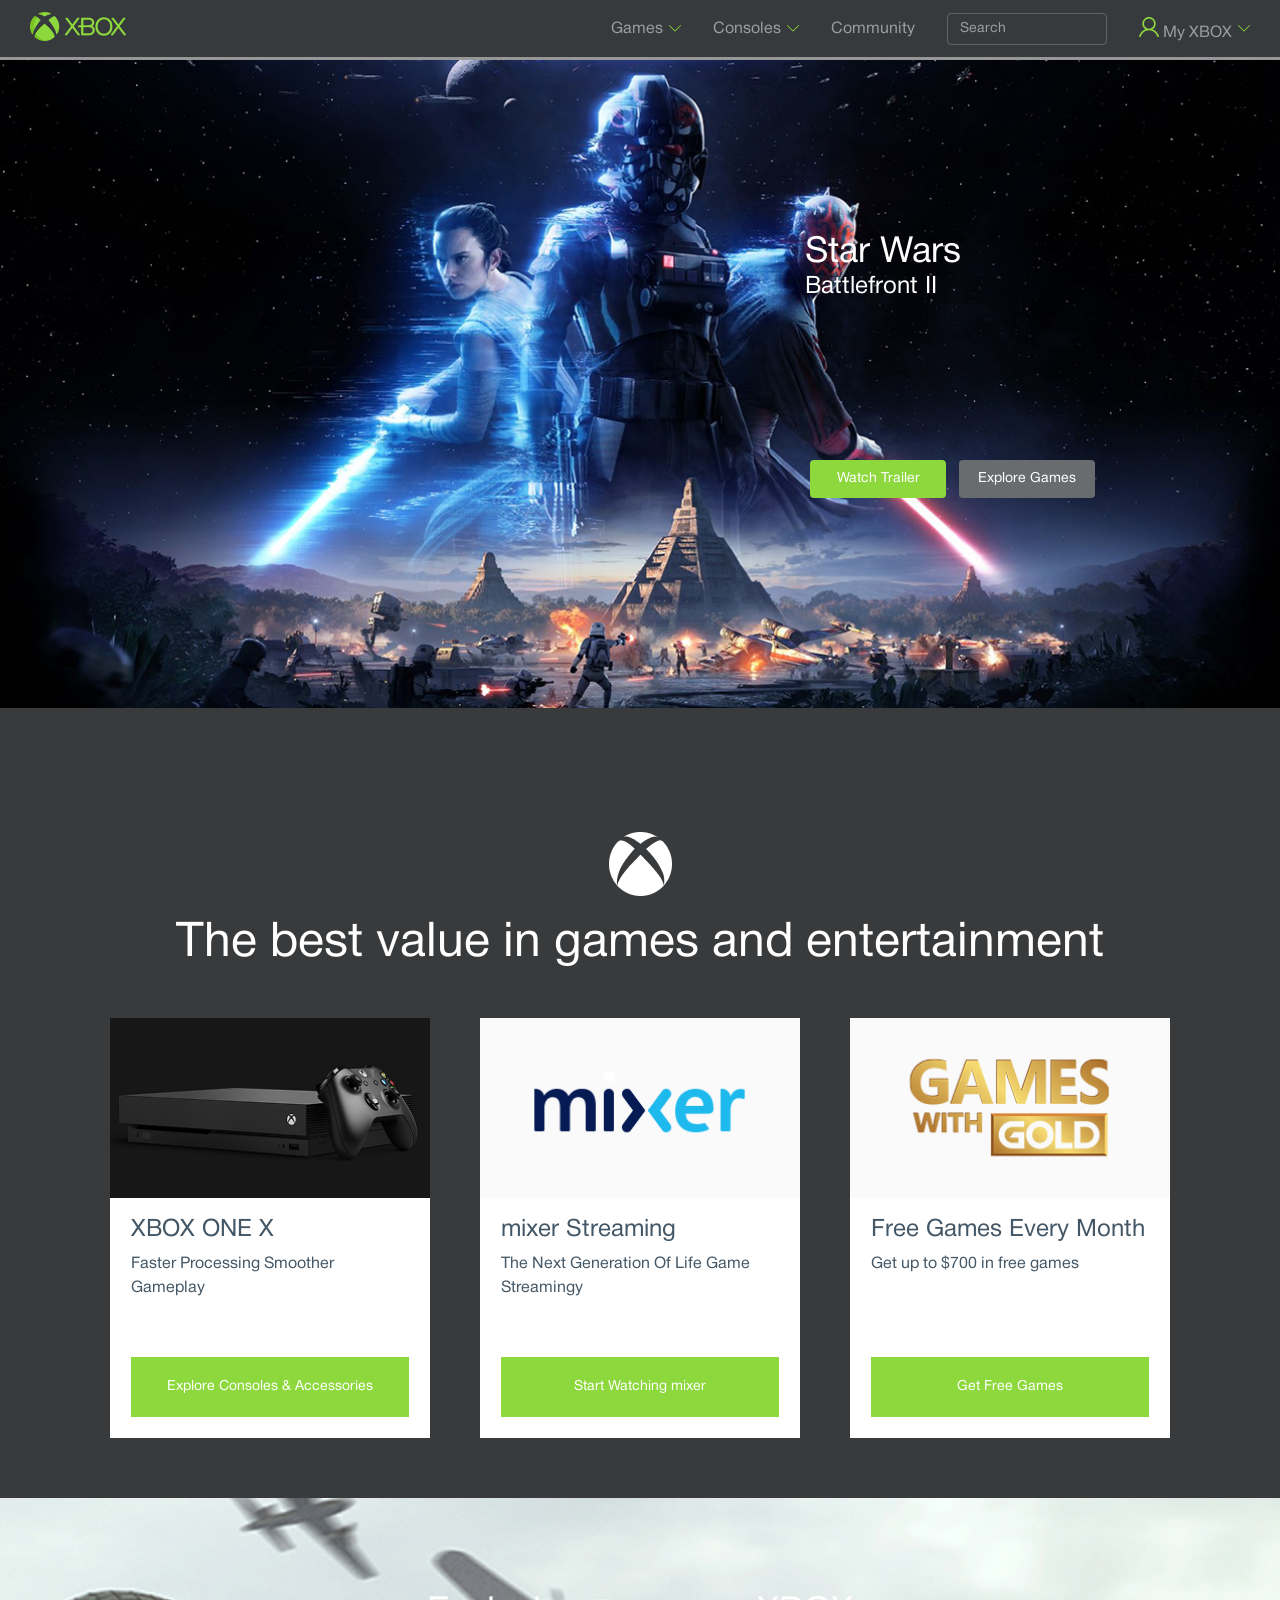
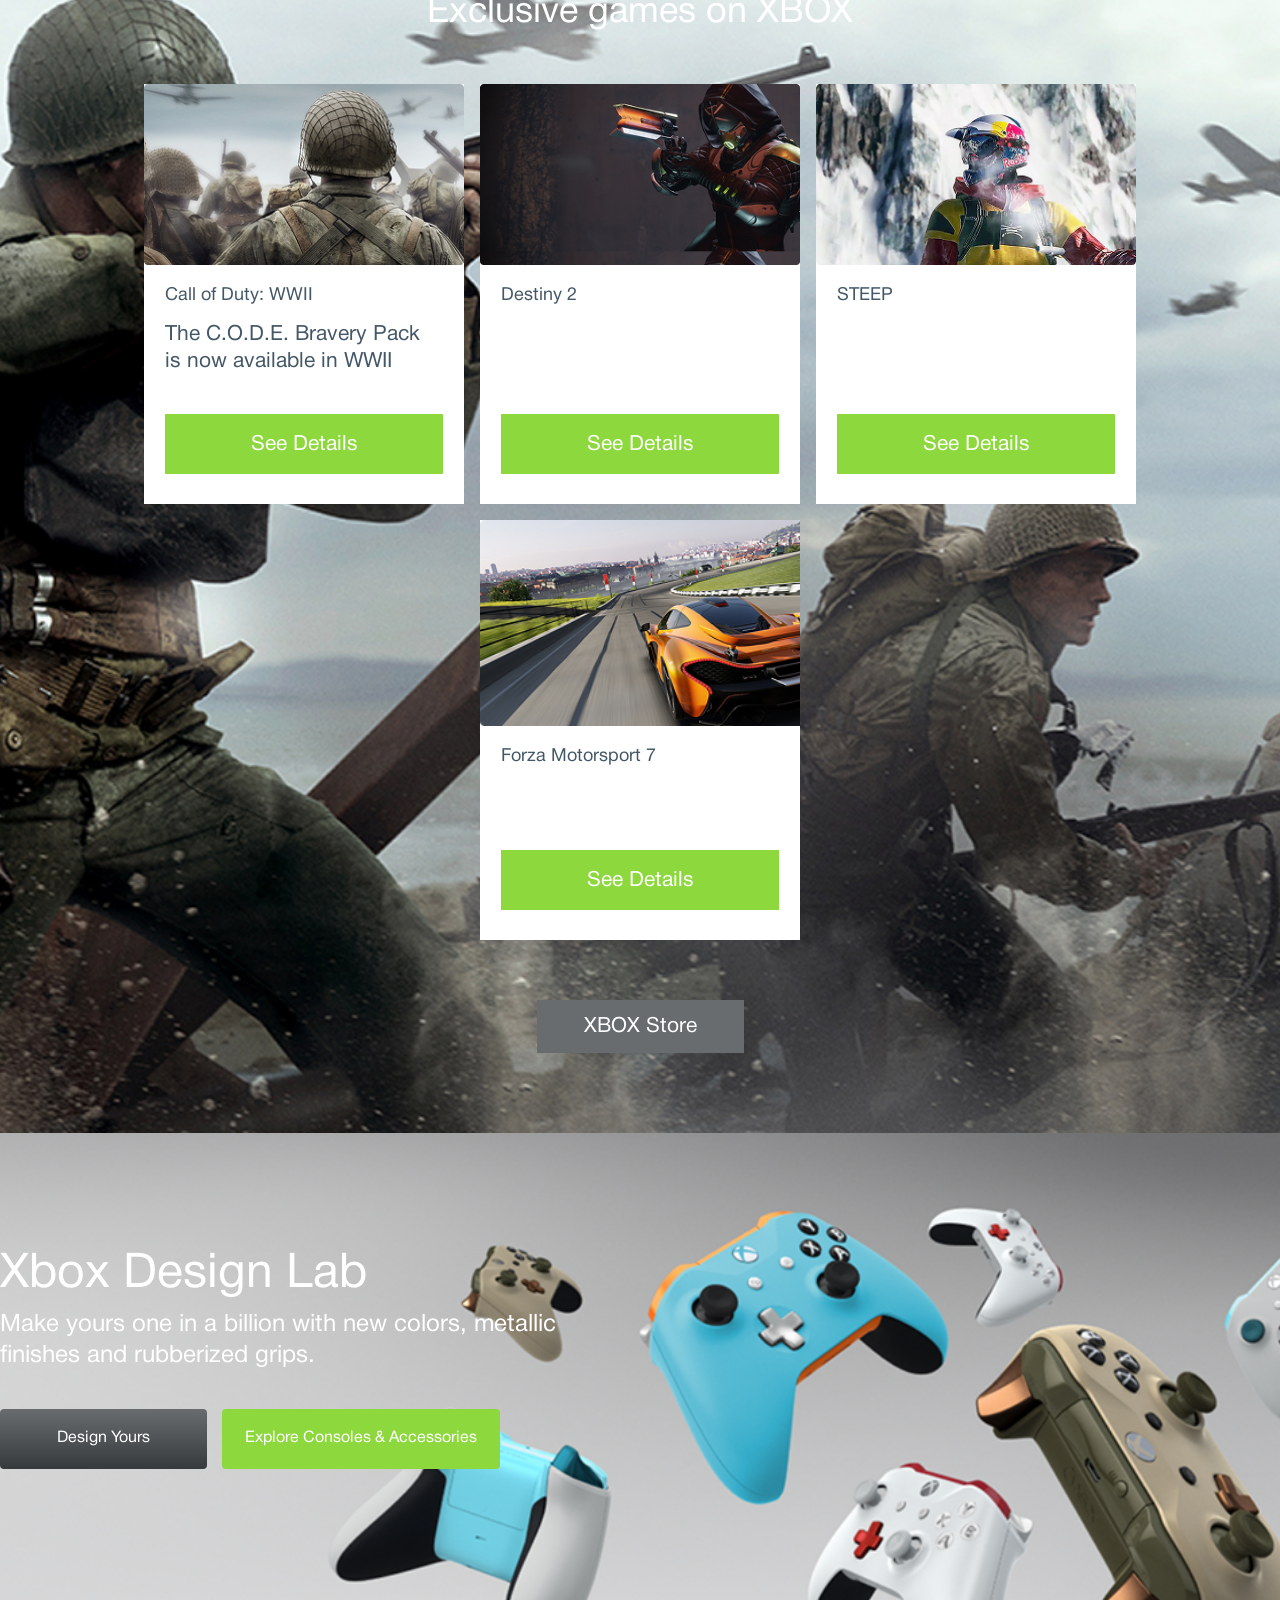
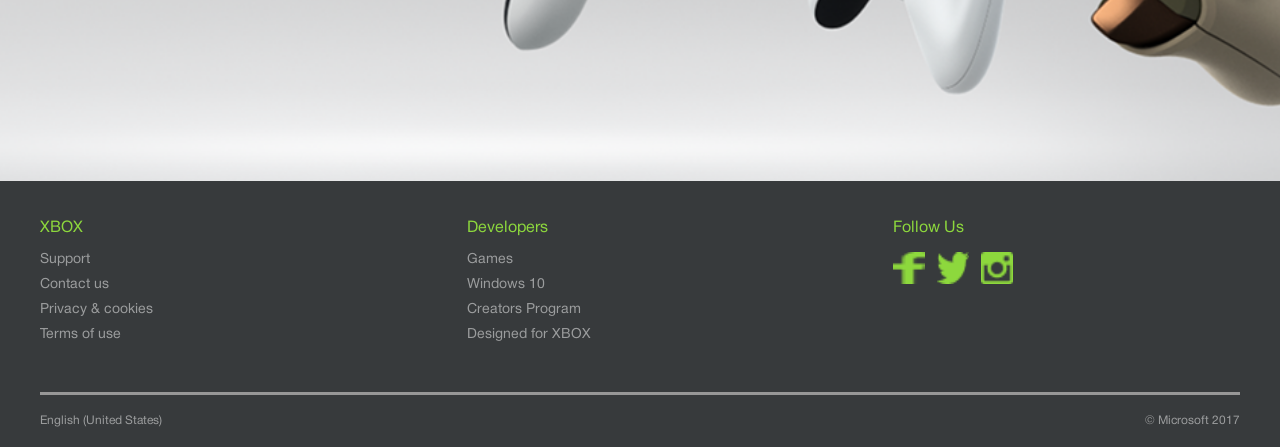
<file: index.html>
<!DOCTYPE html>
<html lang="en">
  <head>
    <meta charset="UTF-8" />
    <meta name="viewport" content="width=device-width, initial-scale=1.0" />
    <title>Гарипова</title>
    <link rel="stylesheet" href="style.css" />
  </head>
  <body>
    <header>
      <div class="header-container">
        <a href="#"><img src="./img/logo.png" alt="Logo" /></a>
        <ul class="nav-list">
          <li>
            <a href="#">Games</a><img src="./img/down-arrow.png" alt="" />
          </li>
          <li>
            <a href="#">Consoles</a><img src="./img/down-arrow.png" alt="" />
          </li>
          <li><a href="#">Community</a></li>
          <input
            type="text"
            class="search-input"
            name="username"
            placeholder="Search"
          />
          <li>
            <a href="#"><img src="./img/Shape.png" alt="" /> My XBOX</a>
            <img src="img/down-arrow.png" alt="" />
          </li>
        </ul>
      </div>
    </header>

    <main>
      <!-- секция Hero -->
      <section class="hero">
        <div class="container hero-container">
          <div class="hero-content">
            <h1 class="hero-title">Star Wars</h1>
            <h2 class="hero-subtitle">Battlefront II</h2>
            <div class="hero-buttons">
              <button class="btn btn-primary">Watch Trailer</button>
              <button class="btn btn-secondary">Explore Games</button>
            </div>
          </div>
        </div>
      </section>

      <!-- секция Highlights с иконкой -->
      <section class="highlights">
        <div class="container">
          <div class="highlights-icon">
            <img src="./img/icon.png" alt="XBOX Icon" />
          </div>
          <h2 class="highlights-title">
            The best value in games and entertainment
          </h2>
          <div class="highlights-grid">
            <div class="highlight-card">
              <img src="./img/card_1.png" alt="Games with Gold" class="card-image" />
              <div class="card-content">
                <h3 class="card-title">XBOX ONE X</h3>
                <p class="card-desc">Faster Processing Smoother Gameplay</p>
                <button class="card-btn">Explore Consoles & Accessories</button>
              </div>
            </div>
            <div class="highlight-card">
              <img src="./img/card_2.png" alt="XBOX One X" class="card-image" />
              <div class="card-content">
                <h3 class="card-title">mixer Streaming</h3>
                <p class="card-desc">The Next Generation Of Life Game Streamingy</p>
                <button class="card-btn">Start Watching mixer</button>
              </div>
            </div>
            <div class="highlight-card">
              <img src="./img/card_3.png" alt="Mixer Streaming" class="card-image" />
              <div class="card-content">
                <h3 class="card-title">Free Games Every Month</h3>
                <p class="card-desc">Get up to $700 in free games</p>
                <button class="card-btn">Get Free Games</button>
              </div>
            </div>
          </div>
        </div>
      </section>

      <!-- Третья секция Exclusive games -->
      <section class="exclusive">
        <div class="exclusive-container">
          <h2 class="exclusive-title">Exclusive games on XBOX</h2>
          <div class="exclusive-grid">
            <!-- Карточка 1 -->
            <div class="exclusive-card">
              <img src="img/с_1.png" alt="Call of Duty" />
              <div class="exclusive-card-content">
                <div class="exclusive-card-text">
                  <h3 class="exclusive-game-title">Call of Duty: WWII</h3>
                  <p class="exclusive-game-desc">
                    The C.O.D.E. Bravery Pack<br />is now available in WWII
                  </p>
                </div>
                <button class="exclusive-card-btn">See Details</button>
              </div>
            </div>
            <!-- Карточка 2 -->
            <div class="exclusive-card">
              <img src="img/с_2.png" alt="Destiny 2" />
              <div class="exclusive-card-content">
                <div class="exclusive-card-text">
                  <h3 class="exclusive-game-title">Destiny 2</h3>
                </div>
                <button class="exclusive-card-btn">See Details</button>
              </div>
            </div>
            <!-- Карточка 3 -->
            <div class="exclusive-card">
              <img src="img/с_3.png" alt="STEEP" />
              <div class="exclusive-card-content">
                <div class="exclusive-card-text">
                  <h3 class="exclusive-game-title">STEEP</h3>
                </div>
                <button class="exclusive-card-btn">See Details</button>
              </div>
            </div>
            <!-- Карточка 4 -->
            <div class="exclusive-card">
              <img src="img/с_4.png" alt="Forza Motorsport 7" />
              <div class="exclusive-card-content">
                <div class="exclusive-card-text">
                  <h3 class="exclusive-game-title">Forza Motorsport 7</h3>
                </div>
                <button class="exclusive-card-btn">See Details</button>
              </div>
            </div>
          </div>
          <div class="exclusive-store-btn-wrapper">
            <button class="exclusive-store-btn">XBOX Store</button>
          </div>
        </div>
      </section>


      <!-- Четвертая секция Xbox Design Lab -->
      <section class="design-lab">
        <div class="design-lab-container">
          <div class="design-lab-content">
            <h2 class="design-lab-title">Xbox Design Lab</h2>
            <p class="design-lab-desc">Make yours one in a billion with new colors, metallic finishes and rubberized grips.</p>
            <div class="design-lab-buttons">
              <button class="design-lab-btn-primary">Design Yours</button>
              <button class="design-lab-btn-secondary">Explore Consoles & Accessories</button>
            </div>
          </div>
        </div>
      </section>
<footer class="footer">
  <div class="footer-container">
    <div class="footer-column">
      <h4 class="footer-heading">XBOX</h4>
      <ul class="footer-links">
        <li><a href="#">Support</a></li>
        <li><a href="#">Contact us</a></li>
        <li><a href="#">Privacy & cookies</a></li>
        <li><a href="#">Terms of use</a></li>
      </ul>
    </div>
    <div class="footer-column">
      <h4 class="footer-heading">Developers</h4>
      <ul class="footer-links">
        <li><a href="#">Games</a></li>
        <li><a href="#">Windows 10</a></li>
        <li><a href="#">Creators Program</a></li>
        <li><a href="#">Designed for XBOX</a></li>
      </ul>
    </div>
    <div class="footer-column">
      <h4 class="footer-heading">Follow Us</h4>
      <div class="social-links">
        <img src="./img/Faacebook.png" alt="Facebook" />
        <img src="./img/Twitter.png" alt="Twitter" />
        <img src="./img/Instagram.png" alt="Instagram" />
      </div>
    </div>
  </div>
  <div class="footer-bottom">
    <div class="footer-container">
      <span class="language">English (United States)</span>
      <span class="copyright">© Microsoft 2017</span>
    </div>
  </div>
</footer>

    </main>
  </body>
</html>
</file>
<file: style.css>
@font-face {
  font-family: "HelveticaNeueR";
  src: url(./fonts/HelveticaNeue-Roman.otf);
}

* {
  padding: 0;
  margin: 0;
  box-sizing: border-box;
}

:root {
  --font-family: "HelveticaNeueR", sans-serif;
}

.container {
  max-width: 1130px;
  padding: 0 10px;
  margin: 0 auto;
}

/* ========== HEADER ========== */
header {
  background: #373a3c;
  border-bottom: 3px solid #979797;
  padding: 12px 0;
}

.header-container {
  max-width: 1300px;
  margin: 0 auto;
  padding: 0 30px;
  display: flex;
  align-items: center;
  justify-content: space-between;
  flex-wrap: wrap;
  gap: 20px;
}

.header-container li {
  display: flex;
  align-items: center;
  gap: 6px;
  cursor: pointer;
}

.header-container a {
  text-decoration: none;
  font-family: var(--font-family);
  font-weight: 400;
  font-size: 16px;
  line-height: 100%;
  color: rgba(255, 255, 255, 0.5);
}

.nav-list {
  display: flex;
  align-items: center;
  gap: 32px;
  list-style: none;
  flex-wrap: wrap;
}

.search-input {
  border: 1px solid rgba(255, 255, 255, 0.2);
  border-radius: 4px;
  padding: 8px 12px;
  font-family: var(--font-family);
  font-size: 14px;
  color: white;
  outline: none;
  width: 160px;
  background: transparent;
}

.search-input::placeholder {
  color: rgba(255, 255, 255, 0.5);
}

/* ========== HERO СЕКЦИЯ ========== */
.hero {
  background-image: url('./img/bg.png');
  background-size: cover;
  background-position: center;
  background-repeat: no-repeat;
  height: 648px;
  position: relative;
}

.hero-container {
  position: relative;
  z-index: 2;
  height: 648px;
}

.hero-title {
  position: absolute;
  top: 175px;
  right: 100px;
  font-family: var(--font-family);
  font-weight: 400;
  font-size: 36px;
  color: #fff;
  margin: 0;
  text-align: left;
  width: 100%;
  max-width: 300px;
}

.hero-subtitle {
  position: absolute;
  top: 215px;
  right: 100px;
  font-family: var(--font-family);
  font-weight: 400;
  font-size: 24px;
  color: #fff;
  margin: 0;
  text-align: left;
  width: 100%;
  max-width: 300px;
}

.hero-buttons {
  position: absolute;
  top: 400px;
  right: 110px;
  display: flex;
  gap: 13px;
}

.btn {
  width: 136px;
  height: 38px;
  font-family: var(--font-family);
  font-weight: 400;
  font-size: 14px;
  border-radius: 4px;
  cursor: pointer;
  border: none;
}

.btn-primary {
  background-color: #8DD83D;
  color: white;
}

.btn-secondary {
  background-color: #686C6F;
  color: white;
}

/* ========== HIGHLIGHTS СЕКЦИЯ ========== */
.highlights {
  background-color: #383a3b;
  padding: 60px 0;
}

.highlights-icon {
  text-align: center;
  margin-top: 64px;
  margin-bottom: 20px;
}

.highlights-icon img {
  display: inline-block;
}

.highlights-title {
  font-family: var(--font-family);
  font-weight: 400;
  font-size: 48px;
  color: #fff;
  text-align: center;
  margin-bottom: 20px;
}

.highlights-grid {
  display: flex;
  justify-content: center;
  gap: 50px;
  margin-top: 50px;
  flex-wrap: wrap;
}

.highlight-card {
  background-color: #fff;
  border-radius: 0;
  overflow: hidden;
  width: 320px;
  height: 420px;
  display: flex;
  flex-direction: column;
}

.card-image {
  width: 100%;
  height: 180px;
  object-fit: cover;
}

.card-content {
  padding: 0 21px;
  flex: 1;
  display: flex;
  flex-direction: column;
}

.card-title {
  font-family: var(--font-family);
  font-weight: 400;
  font-size: 24px;
  color: #435766;
  margin: 20px 0 10px;
  text-align: left;
}

.card-desc {
  font-family: var(--font-family);
  font-weight: 400;
  font-size: 16px;
  color: #435766;
  line-height: 1.5;
  margin-bottom: 20px;
  text-align: left;
}

.card-btn {
  background-color: #8DD83D;
  color: white;
  border: none;
  font-family: var(--font-family);
  font-weight: 400;
  font-size: 14px;
  cursor: pointer;
  transition: opacity 0.2s;
  width: 278px;
  height: 60px;
  margin-top: auto;
  margin-bottom: 21px;
  margin-left: auto;
  margin-right: auto;
  border-radius: 0;
}

.card-btn:hover {
  opacity: 0.8;
}

/* ========== ТРЕТЬЯ СЕКЦИЯ EXCLUSIVE - ПО ЦЕНТРУ ========== */
.exclusive {
  background-image: url('./img/bg_2.png');
  background-size: cover;
  background-position: center;
  background-repeat: no-repeat;
  width: 100%;
  min-height: 880px;
  padding: 0;
}

.exclusive-container {
  max-width: 1400px;
  margin: 0 auto;
  padding: 0 20px;
}

.exclusive-title {
  font-family: var(--font-family);
  font-weight: 400;
  font-size: 36px;
  color: #fff;
  text-align: center;
  padding-top: 97px;
  margin-bottom: 53px;
}

/* Карточки по центру, flex-wrap для адаптива */
.exclusive-grid {
  display: flex;
  justify-content: center;
  align-items: center;
  gap: 16px;
  flex-wrap: wrap;
}

.exclusive-card {
  background-color: #fff;
  width: 320px;
  height: 420px;
  border-radius: 0;
  overflow: hidden;
  display: flex;
  flex-direction: column;
}

.exclusive-card img {
  width: 100%;
  height: auto;
  object-fit: cover;
}

/* Контент карточки - выравнивание кнопки внизу */
.exclusive-card-content {
  padding: 0 21px;
  flex: 1;
  display: flex;
  flex-direction: column;
  padding-bottom: 30px;
}

.exclusive-card-text {
  flex: 1;
}

.exclusive-game-title {
  font-family: var(--font-family);
  font-weight: 400;
  font-size: 18px;
  color: #435766;
  margin-top: 22px;
  text-align: left;
}

.exclusive-game-desc {
  font-family: var(--font-family);
  font-weight: 400;
  font-size: 21px;
  color: #435766;
  margin-top: 16px;
  text-align: left;
  line-height: 1.3;
}

/* Кнопка в карточке третьей секции */
.exclusive-card-btn {
  width: 278px;
  height: 60px;
  background-color: #8DD83D;
  border: none;
  font-family: var(--font-family);
  font-weight: 400;
  font-size: 21px;
  line-height: 100%;
  color: #fff;
  cursor: pointer;
  transition: opacity 0.2s;
  margin-top: 30px;
  margin-bottom: 0;
  align-self: center;
  flex-shrink: 0;
}

.exclusive-card-btn:hover {
  opacity: 0.8;
}

/* Кнопка XBOX Store внизу */
.exclusive-store-btn-wrapper {
  display: flex;
  justify-content: center;
  margin-top: 60px;
  padding-bottom: 80px;
}

.exclusive-store-btn {
  width: 207px;
  height: 53px;
  background-color: #686C6F;
  border: none;
  font-family: var(--font-family);
  font-weight: 400;
  font-size: 21px;
  line-height: 100%;
  color: #fff;
  cursor: pointer;
  transition: opacity 0.2s;
}

.exclusive-store-btn:hover {
  opacity: 0.8;
}

/* ========== АДАПТИВНОСТЬ ========== */
@media (max-width: 768px) {
  .header-container {
    padding: 0 15px;
    flex-direction: column;
    align-items: flex-start;
  }

  .nav-list {
    flex-wrap: wrap;
    gap: 15px;
    justify-content: center;
    width: 100%;
  }

  .search-input {
    width: 100%;
    margin: 5px 0;
  }

  .hero {
    height: 500px;
  }

  .hero-container {
    height: 500px;
  }

  .hero-title {
    top: 120px;
    right: 20px;
    font-size: 28px;
    max-width: 250px;
  }

  .hero-subtitle {
    top: 155px;
    right: 20px;
    font-size: 18px;
    max-width: 250px;
  }

  .hero-buttons {
    top: 320px;
    right: 20px;
    gap: 10px;
  }

  .btn {
    width: 120px;
    height: 34px;
    font-size: 12px;
  }

  .highlights {
    padding: 40px 0;
  }

  .highlights-icon {
    margin-top: 50px;
  }

  .highlights-title {
    font-size: 28px;
    margin-bottom: 15px;
  }

  .highlights-grid {
    flex-direction: column;
    align-items: center;
    gap: 20px;
    margin-top: 30px;
  }
  
  .exclusive {
    min-height: auto;
  }
  
  .exclusive-title {
    font-size: 28px;
    padding-top: 60px;
  }
  
  .exclusive-container {
    padding: 0 15px;
  }
}

@media (max-width: 480px) {
  .header-container {
    padding: 0 10px;
  }

  .nav-list {
    gap: 12px;
  }

  .header-container a {
    font-size: 14px;
  }

  .hero {
    height: 450px;
  }

  .hero-title {
    top: 100px;
    right: 15px;
    font-size: 24px;
    max-width: 200px;
  }

  .hero-subtitle {
    top: 130px;
    right: 15px;
    font-size: 16px;
    max-width: 200px;
  }

  .hero-buttons {
    top: 280px;
    right: 15px;
    gap: 8px;
    flex-direction: column;
    align-items: flex-end;
  }

  .highlights-icon {
    margin-top: 40px;
  }

  .highlights-title {
    font-size: 24px;
    padding: 0 10px;
  }
  
  .exclusive-title {
    font-size: 24px;
    padding-top: 40px;
    margin-bottom: 30px;
  }
  
  .card-btn {
    width: 240px;
  }
  
  .exclusive-card-btn {
    width: 240px;
  }
}


/* ========== ЧЕТВЕРТАЯ СЕКЦИЯ XBOX DESIGN LAB ========== */
.design-lab {
  background-image: url('./img/bg_3.png');
  background-size: cover;
  background-position: center;
  background-repeat: no-repeat;
  width: 100%;
  min-height: 648px;
  position: relative;
}

.design-lab-container {
  max-width: 1440px;
  margin: 0 auto;
  position: relative;
  min-height: 648px;
}

/* Контент справа в колонку */
.design-lab-content {
  position: absolute;
  top: 114px;

  max-width: 600px;
  display: flex;
  flex-direction: column;
  align-items: flex-start;
}

/* Заголовок h2 */
.design-lab-title {
  font-family: var(--font-family);
  font-weight: 400;
  font-size: 48px;
  color: #fff;
  margin: 0;
  line-height: 1.2;
}

/* Отступ между h2 и p = 5px */
.design-lab-desc {
  font-family: var(--font-family);
  font-weight: 400;
  font-size: 24px;
  color: #fff;
  margin: 5px 0 0 0;
  line-height: 1.3;
}

/* Отступ между p и кнопками = 37px, кнопки в ряд */
.design-lab-buttons {
  display: flex;
  flex-direction: row;
  gap: 15px;
  margin-top: 37px;
  width: 100%;
}

/* Первая кнопка Design Yours */
.design-lab-btn-primary {
  border-radius: 4px;
  width: 207px;
  height: 60px;
  background: linear-gradient(180deg, #686c6f 0%, #373a3c 100%);
  border: none;
  font-family: var(--font-family);
  font-weight: 400;
  font-size: 16px;
  line-height: 131%;
  color: #fff;
  cursor: pointer;
  transition: opacity 0.2s;
}

/* Вторая кнопка Explore Consoles & Accessories */
.design-lab-btn-secondary {
  border-radius: 4px;
  width: 278px;
  height: 60px;
  background: #8dd83d;
  border: none;
  font-family: var(--font-family);
  font-weight: 400;
  font-size: 16px;
  line-height: 131%;
  color: #fff;
  cursor: pointer;
  transition: opacity 0.2s;
}

.design-lab-btn-primary:hover,
.design-lab-btn-secondary:hover {
  opacity: 0.8;
}

/* ========== АДАПТИВНОСТЬ ДЛЯ ЧЕТВЕРТОЙ СЕКЦИИ ========== */
@media (max-width: 1200px) {
  .design-lab-content {
    right: 100px;
    top: 100px;
  }
  
  .design-lab-title {
    font-size: 40px;
  }
  
  .design-lab-desc {
    font-size: 20px;
  }
}

@media (max-width: 900px) {
  .design-lab-buttons {
    flex-direction: column;
    align-items: center;
  }
}

@media (max-width: 768px) {
  .design-lab {
    min-height: 500px;
  }
  
  .design-lab-container {
    min-height: 500px;
  }
  
  .design-lab-content {
    position: static;
    padding: 60px 20px;
    text-align: center;
    align-items: center;
    max-width: 100%;
  }
  
  .design-lab-title {
    font-size: 32px;
    text-align: center;
  }
  
  .design-lab-desc {
    font-size: 18px;
    text-align: center;
  }
  
  .design-lab-buttons {
    flex-direction: column;
    align-items: center;
    gap: 15px;
  }
  
  .design-lab-btn-primary,
  .design-lab-btn-secondary {
    width: 240px;
    height: 50px;
    font-size: 14px;
  }
}

@media (max-width: 480px) {
  .design-lab-title {
    font-size: 28px;
  }
  
  .design-lab-desc {
    font-size: 16px;
  }
  
  .design-lab-btn-primary,
  .design-lab-btn-secondary {
    width: 220px;
    height: 48px;
    font-size: 13px;
  }
}


/* ========== FOOTER ========== */
.footer {
  background-color: #373a3c;
  color: rgba(255, 255, 255, 0.5);
  padding: 40px 40px 0;
  font-family: var(--font-family);
}

.footer-container {
  max-width: 1200px;
  margin: 0 auto;
  display: flex;
  gap: 80px;
}

.footer-column {
  flex: 1;
}

.footer-heading {
  color: #8dd83d;
  font-family: var(--font-family);
  font-weight: 400;
  font-size: 16px;
  margin-bottom: 16px;
}

.footer-links {
  list-style: none;
}

.footer-links li {
  margin-bottom: 10px;
}

.footer-links a {
  color: rgba(255, 255, 255, 0.5);
  font-family: var(--font-family);
  font-weight: 400;
  font-size: 14px;
  text-decoration: none;
  transition: color 0.2s;
}

.footer-links a:hover {
  color: #fff;
}

.social-links {
  display: flex;
  gap: 12px;
}

.social-links img {
  width: 32px;
  height: 32px;
  transition: opacity 0.2s;
  cursor: pointer;
}

.social-links img:hover {
  opacity: 0.7;
}

/* Жирная общая черта */
.footer-bottom {
  margin-top: 40px;
  padding: 20px 0;
  border-top: 3px solid #979797;
}

.footer-bottom .footer-container {
  justify-content: space-between;
  align-items: center;
  flex-wrap: wrap;
  gap: 10px;
}

.language {
  font-family: var(--font-family);
  font-weight: 400;
  font-size: 12px;
  color: rgba(255, 255, 255, 0.5);
}

.copyright {
  font-family: var(--font-family);
  font-weight: 400;
  font-size: 12px;
  color: rgba(255, 255, 255, 0.5);
}

/* ========== АДАПТИВНОСТЬ ДЛЯ ФУТЕРА ========== */
@media (max-width: 768px) {
  .footer {
    padding: 30px 20px 0;
  }
  
  .footer-container {
    flex-direction: column;
    gap: 30px;
  }
  
  .footer-bottom .footer-container {
    flex-direction: column;
    text-align: center;
  }
}

@media (max-width: 480px) {
  .footer {
    padding: 20px 15px 0;
  }
  
  .footer-container {
    gap: 25px;
  }
  
  .footer-heading {
    font-size: 14px;
  }
  
  .footer-links a {
    font-size: 12px;
  }
}
</file>
